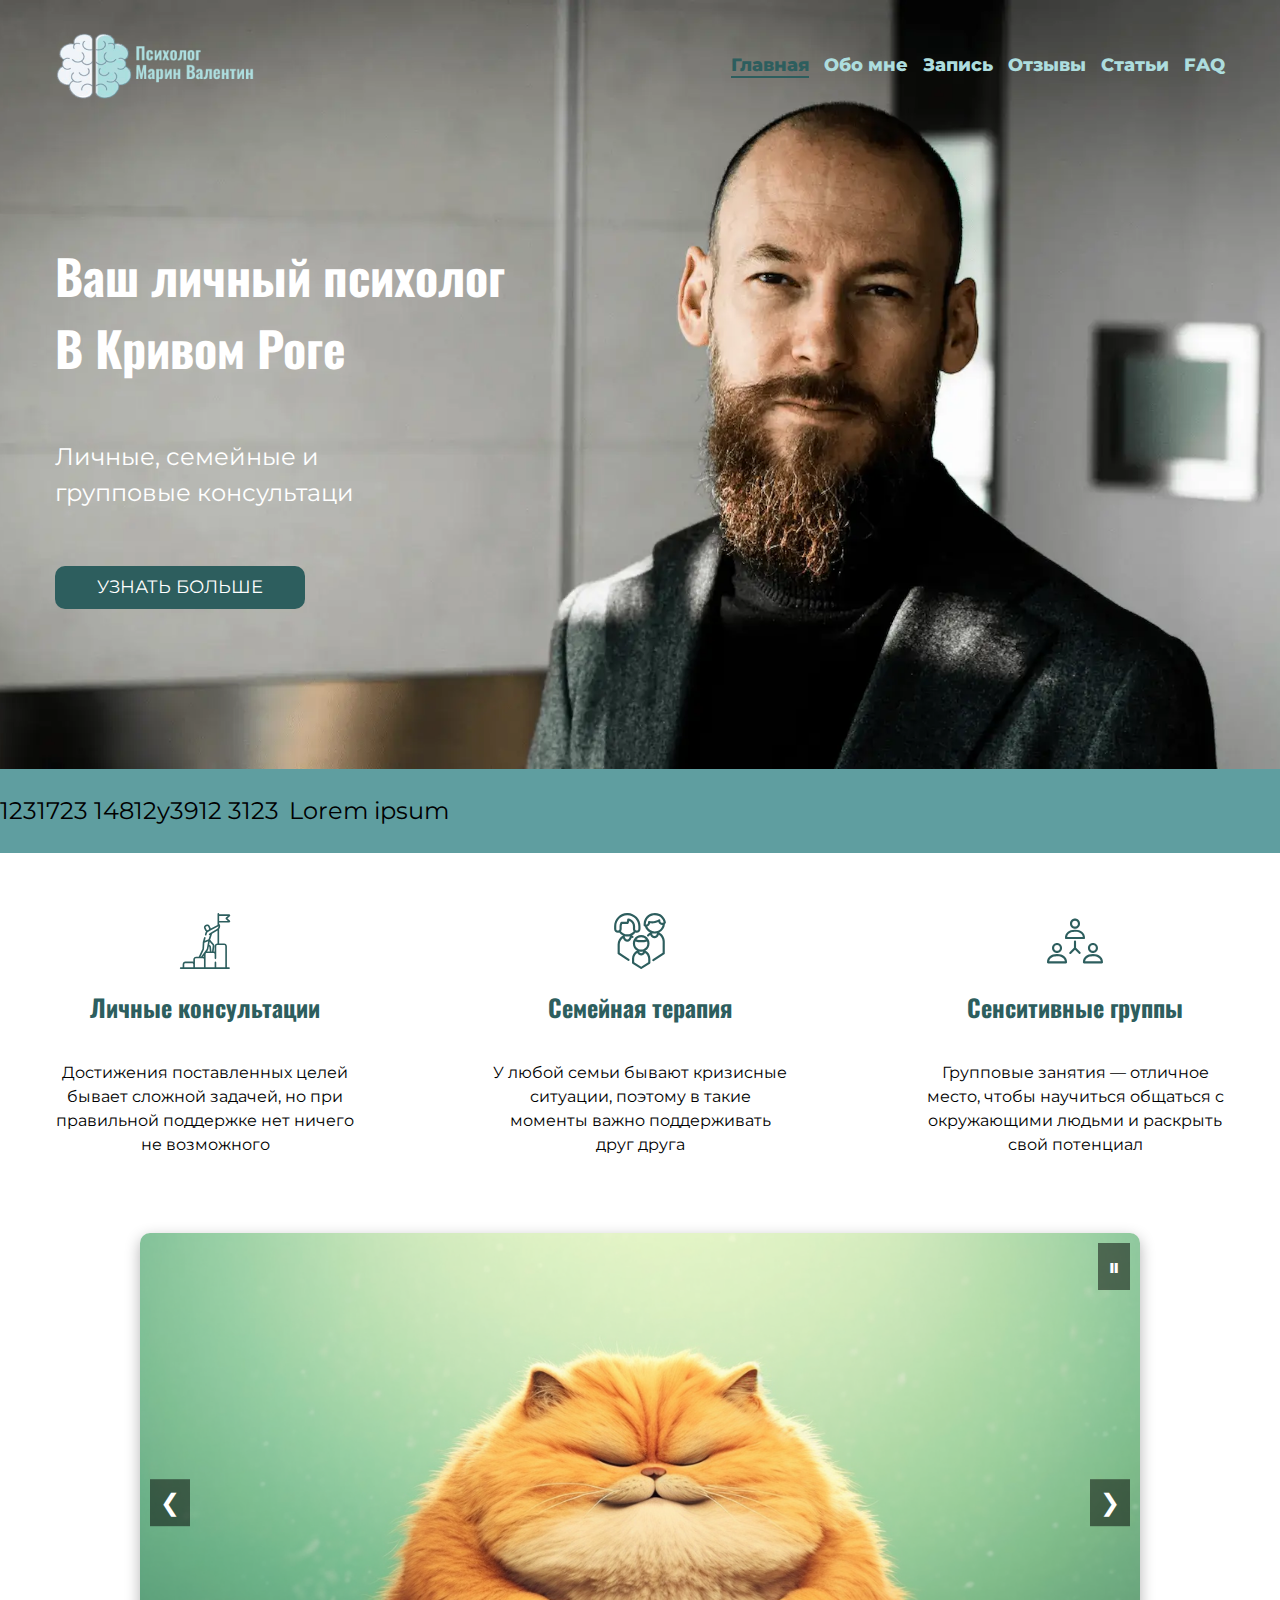
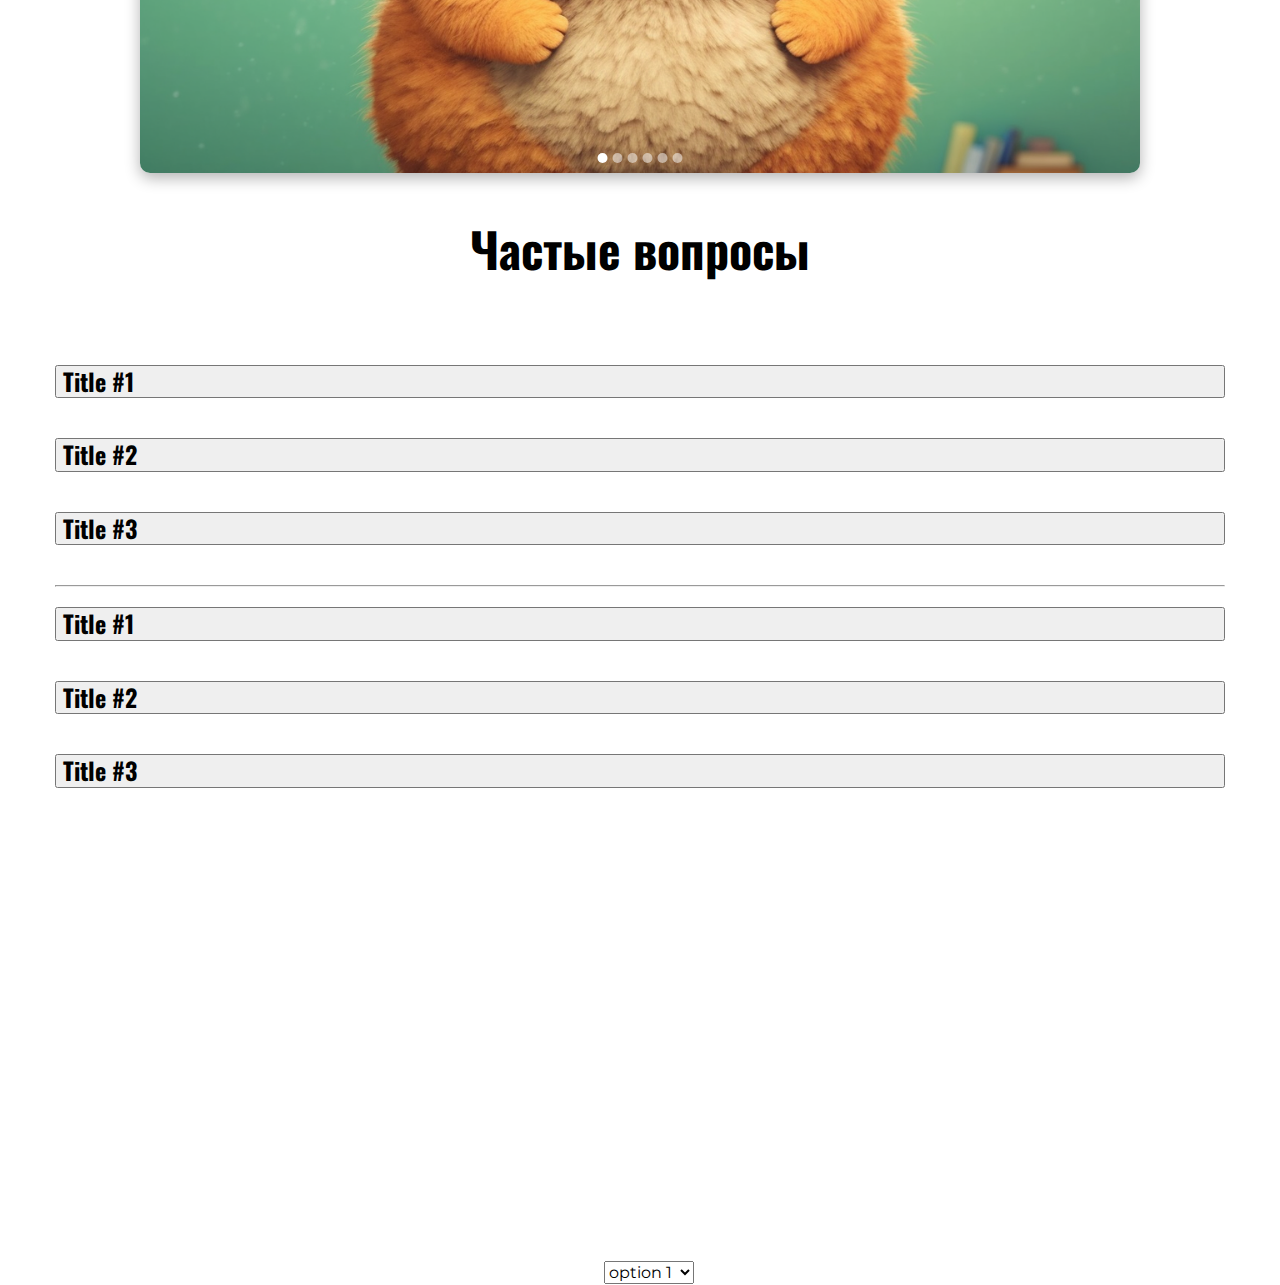
<file: index.html>
<!DOCTYPE html>
<html lang="ru">
<head>
  <meta charset="UTF-8">
  <meta content="width=device-width, initial-scale=1.0, maximum-scale=5.0, minimum-scale=1.0"
        name="viewport">
  <meta content="ie=edge" http-equiv="X-UA-Compatible">
  <title>Marin</title>
  <link href="css/style.css" rel="stylesheet">
  <style>
      .offer {
          background: url("img/offer-bg.webp") center top/cover no-repeat #989892
      }
  </style>
</head>
<body>
<header class="center header" id="header">
  <a class="logo" href="#">
    <img alt="Валентин Марин" src="img/logo.png" width="200">
  </a>
  <nav class="nav">
    <input class="visually-hidden" id="nav-checkbox" type="checkbox">

    <ul class="nav__list">
      <li class="nav__item"><a class="nav__link --active "
                               href="#">Главная</a></li>
      <li class="nav__item"><a class="nav__link " href="#about">Обо мне</a>
      </li>
      <li class="nav__item"><a class="nav__link " href="#">Запись</a></li>
      <li class="nav__item"><a class="nav__link " href="#">Отзывы</a></li>
      <li class="nav__item"><a class="nav__link " href="#">Статьи</a></li>
      <li class="nav__item"><a class="nav__link " href="#">FAQ</a></li>
    </ul>

    <label class="nav__toggler" for="nav-checkbox">
      <span class="nav__toggler-line"></span><span class="nav__toggler-line"></span><span
        class="nav__toggler-line"></span>
    </label>
  </nav>

</header>
<main>
  <section class="offer center ">

    <h1 class="offer__title">
      Ваш личный психолог
      В Кривом Роге
    </h1>
    <p class="offer__desc ">
      Личные, семейные и
      групповые консультаци
    </p>
    <a class="btn btn-primary w-100" href="#about">
      УЗНАТЬ БОЛЬШЕ
    </a>
  </section>

  <section class="running-row" id="row">
    <div class="running-row__inner">
      <p>
        1231723 14812y3912 3123
      </p>
      <p>
        Lorem ipsum
      </p>
    </div>
  </section>
  
  <span id="header-anchor"></span>

  <section class="services center">
    <article class="services__item">
      <svg class="services__icon" height="56" width="56">
        <use xlink:href="img/services-sprite.svg#goal"></use>
      </svg>
      <h2 class="services__name">Личные консультации</h2>
      <p class="services__desc">Достижения поставленных целей
        бывает сложной задачей, но при правильной поддержке нет ничего не возможного</p>
    </article>
    <article class="services__item ">
      <svg class="services__icon" height="56" width="56">
        <use xlink:href="img/services-sprite.svg#family-room"></use>
      </svg>
      <h2 class="services__name ">Семейная терапия</h2>
      <p class="services__desc">У любой семьи бывают кризисные ситуации, поэтому в такие моменты важно поддерживать
        друг
        друга</p>
    </article>
    <article class="services__item">

      <svg class="services__icon" height="56" width="56">
        <use xlink:href="img/services-sprite.svg#network"></use>
      </svg>
      <h2 class="services__name">Сенситивные группы</h2>
      <p class="services__desc">Групповые занятия — отличное место, чтобы научиться общаться с окружающими людьми и
        раскрыть свой потенциал</p>
    </article>
  </section>

  <!--TODO: add slider here-->
  <div class="slider">
    <div class="slides">
      <div class="slide active">
        <img src="img/slider/1.png" alt="Photo 1">
      </div>
      <div class="slide">
        <img src="img/slider/2.png" alt="Photo 2">
      </div>
      <div class="slide">
        <img src="img/slider/3.png" alt="Photo 3">
      </div>
      <div class="slide">
        <img src="img/slider/4.png" alt="Photo 4">
      </div>
      <div class="slide">
        <img src="img/slider/5.png" alt="Photo 5">
      </div>
    </div>
    <button class="control prev">❮</button>
    <button class="control next">❯</button>
    <div class="indicators">
      <span class="indicator active" data-slide="0"></span>
      <span class="indicator" data-slide="1"></span>
      <span class="indicator" data-slide="2"></span>
      <span class="indicator" data-slide="3"></span>
      <span class="indicator" data-slide="4"></span>
      <span class="indicator" data-slide="5"></span>
    </div>
    <button class="pause-play">⏸</button>
  </div>

  <section class="faq center" id="faq">
      <h2 class="faq__title">
        Частые вопросы
      </h2>

      <div class="faq__list" id="list-one">
        <div data-dropdown-item class="faq__item">
          <h2 class="faq__question">
            <button class="faq__label">
              Title #1
            </button>
          </h2>
          <div class="faq__answer" data-dropdown-wrapper>
            <div class="faq__answer-content"  data-dropdown-content>
              <p>
                Lorem ipsum dolor sit amet, consectetur adipisicing elit. Aliquid eveniet excepturi officiis perferendis reprehenderit temporibus.
              </p>
              <p>
                Lorem ipsum dolor sit amet, consectetur adipisicing elit. Adipisci, soluta?
              </p>
              <p>
                Lorem ipsum dolor sit amet, consectetur adipisicing elit. At maxime molestias officia veritatis vitae? Dicta incidunt inventore ipsam ratione repellat sit. Aut quaerat quibusdam rem?
              </p>
            </div>
          </div>
        </div>
        <div data-dropdown-item class="faq__item">
          <h2 class="faq__question">
            <button class="faq__label">
              Title #2
            </button>
          </h2>
          <div class="faq__answer" data-dropdown-wrapper>
            <div class="faq__answer-content" data-dropdown-content>
              <p>
                Lorem ipsum dolor sit amet, consectetur adipisicing elit. Aliquid eveniet excepturi officiis perferendis reprehenderit temporibus.
              </p>
              <p>
                Lorem ipsum dolor sit amet, consectetur adipisicing elit. Adipisci, soluta?
              </p>
            </div>
          </div>
        </div>
        <div data-dropdown-item class="faq__item">
          <h2 class="faq__question">
            <button class="faq__label">
              Title #3
            </button>
          </h2>
          <div class="faq__answer" data-dropdown-wrapper>
            <div class="faq__answer-content" data-dropdown-content>
              <p>
                Lorem ipsum dolor sit amet, consectetur adipisicing elit. Aliquid eveniet excepturi officiis perferendis reprehenderit temporibus.
              </p>
              <p>
                Lorem ipsum dolor sit amet, consectetur adipisicing elit. Adipisci, soluta?
              </p>
            </div>
          </div>
        </div>
      </div>
      <hr>
      <div class="faq__list" id="list-two">
        <div class="faq__item" data-dropdown-item>
          <h2 class="faq__question">
            <button class="faq__label">
              Title #1
            </button>
          </h2>
          <div class="faq__answer" data-dropdown-wrapper>
            <div class="faq__answer-content"  data-dropdown-content>
              <p>
                Lorem ipsum dolor sit amet, consectetur adipisicing elit. Aliquid eveniet excepturi officiis perferendis reprehenderit temporibus.
              </p>
              <p>
                Lorem ipsum dolor sit amet, consectetur adipisicing elit. Adipisci, soluta?
              </p>
            </div>
          </div>
        </div>
        <div class="faq__item" data-dropdown-item>
          <h2 class="faq__question">
            <button class="faq__label">
              Title #2
            </button>
          </h2>
          <div class="faq__answer" data-dropdown-wrapper>
            <div class="faq__answer-content" data-dropdown-content>
              <p>
                Lorem ipsum dolor sit amet, consectetur adipisicing elit. Aliquid eveniet excepturi officiis perferendis reprehenderit temporibus.
              </p>
              <p>
                Lorem ipsum dolor sit amet, consectetur adipisicing elit. Adipisci, soluta?
              </p>
            </div>
          </div>
        </div>
        <div class="faq__item" data-dropdown-item>
          <h2 class="faq__question">
            <button class="faq__label">
              Title #3
            </button>
          </h2>
          <div class="faq__answer" data-dropdown-wrapper>
            <div class="faq__answer-content"  data-dropdown-content>
              <p>
                Lorem ipsum dolor sit amet, consectetur adipisicing elit. Aliquid eveniet excepturi officiis perferendis reprehenderit temporibus.
              </p>
              <p>
                Lorem ipsum dolor sit amet, consectetur adipisicing elit. Adipisci, soluta?
              </p>
            </div>
          </div>
        </div>
      </div>
  </section>

  <iframe
      allowfullscreen=""
      height="450" loading="lazy" referrerpolicy="no-referrer-when-downgrade"
      src="https://www.google.com/maps/embed?pb=!1m18!1m12!1m3!1d325895.2049234173!2d30.34109644417202!3d50.34685549972486!2m3!1f0!2f0!3f0!3m2!1i1024!2i768!4f13.1!3m3!1m2!1s0x40d4cf4ee15a4505%3A0x764931d2170146fe!2z0JrQuNGX0LIsINCj0LrRgNCw0ZfQvdCwLCAwMjAwMA!5e0!3m2!1suk!2sro!4v1720715278173!5m2!1suk!2sro"
      style="border:0;"
      width="600"></iframe>

  <select id="" name="">
    <option value="1">option 1</option>
    <option value="1">option 2</option>
    <option value="1">option 3</option>
    <option value="1">option 4</option>
    <option value="1">option 5</option>
  </select>

</main>


<script type="module" src="js/main.js"></script>
</body>
</html>
</file>
<file: css/style.css>
/*! normalize.css v8.0.1 | MIT License | github.com/necolas/normalize.css */
/* Document
   ========================================================================== */
/**
 * 1. Correct the line height in all browsers.
 * 2. Prevent adjustments of font size after orientation changes in iOS.
 */
html {
  line-height: 1.15; /* 1 */
  -webkit-text-size-adjust: 100%; /* 2 */
}

/* Sections
   ========================================================================== */
/**
 * Remove the margin in all browsers.
 */
body {
  margin: 0;
}

/**
 * Render the `main` element consistently in IE.
 */
main {
  display: block;
}

/**
 * Correct the font size and margin on `h1` elements within `section` and
 * `article` contexts in Chrome, Firefox, and Safari.
 */
h1 {
  font-size: 2em;
  margin: 0.67em 0;
}

/* Grouping content
   ========================================================================== */
/**
 * 1. Add the correct box sizing in Firefox.
 * 2. Show the overflow in Edge and IE.
 */
hr {
  -webkit-box-sizing: content-box;
          box-sizing: content-box; /* 1 */
  height: 0; /* 1 */
  overflow: visible; /* 2 */
}

/**
 * 1. Correct the inheritance and scaling of font size in all browsers.
 * 2. Correct the odd `em` font sizing in all browsers.
 */
pre {
  font-family: monospace, monospace; /* 1 */
  font-size: 1em; /* 2 */
}

/* Text-level semantics
   ========================================================================== */
/**
 * Remove the gray background on active links in IE 10.
 */
a {
  background-color: transparent;
}

/**
 * 1. Remove the bottom border in Chrome 57-
 * 2. Add the correct text decoration in Chrome, Edge, IE, Opera, and Safari.
 */
abbr[title] {
  border-bottom: none; /* 1 */
  text-decoration: underline; /* 2 */
  -webkit-text-decoration: underline dotted;
          text-decoration: underline dotted; /* 2 */
}

/**
 * Add the correct font weight in Chrome, Edge, and Safari.
 */
b,
strong {
  font-weight: bolder;
}

/**
 * 1. Correct the inheritance and scaling of font size in all browsers.
 * 2. Correct the odd `em` font sizing in all browsers.
 */
code,
kbd,
samp {
  font-family: monospace, monospace; /* 1 */
  font-size: 1em; /* 2 */
}

/**
 * Add the correct font size in all browsers.
 */
small {
  font-size: 80%;
}

/**
 * Prevent `sub` and `sup` elements from affecting the line height in
 * all browsers.
 */
sub,
sup {
  font-size: 75%;
  line-height: 0;
  position: relative;
  vertical-align: baseline;
}

sub {
  bottom: -0.25em;
}

sup {
  top: -0.5em;
}

/* Embedded content
   ========================================================================== */
/**
 * Remove the border on images inside links in IE 10.
 */
img {
  border-style: none;
}

/* Forms
   ========================================================================== */
/**
 * 1. Change the font styles in all browsers.
 * 2. Remove the margin in Firefox and Safari.
 */
button,
input,
optgroup,
select,
textarea {
  font-family: inherit; /* 1 */
  font-size: 100%; /* 1 */
  line-height: 1.15; /* 1 */
  margin: 0; /* 2 */
}

/**
 * Show the overflow in IE.
 * 1. Show the overflow in Edge.
 */
button,
input { /* 1 */
  overflow: visible;
}

/**
 * Remove the inheritance of text transform in Edge, Firefox, and IE.
 * 1. Remove the inheritance of text transform in Firefox.
 */
button,
select { /* 1 */
  text-transform: none;
}

/**
 * Correct the inability to style clickable types in iOS and Safari.
 */
button,
[type=button],
[type=reset],
[type=submit] {
  -webkit-appearance: button;
}

/**
 * Remove the inner border and padding in Firefox.
 */
button::-moz-focus-inner,
[type=button]::-moz-focus-inner,
[type=reset]::-moz-focus-inner,
[type=submit]::-moz-focus-inner {
  border-style: none;
  padding: 0;
}

/**
 * Restore the focus styles unset by the previous rule.
 */
button:-moz-focusring,
[type=button]:-moz-focusring,
[type=reset]:-moz-focusring,
[type=submit]:-moz-focusring {
  outline: 1px dotted ButtonText;
}

/**
 * Correct the padding in Firefox.
 */
fieldset {
  padding: 0.35em 0.75em 0.625em;
}

/**
 * 1. Correct the text wrapping in Edge and IE.
 * 2. Correct the color inheritance from `fieldset` elements in IE.
 * 3. Remove the padding so developers are not caught out when they zero out
 *    `fieldset` elements in all browsers.
 */
legend {
  -webkit-box-sizing: border-box;
          box-sizing: border-box; /* 1 */
  color: inherit; /* 2 */
  display: table; /* 1 */
  max-width: 100%; /* 1 */
  padding: 0; /* 3 */
  white-space: normal; /* 1 */
}

/**
 * Add the correct vertical alignment in Chrome, Firefox, and Opera.
 */
progress {
  vertical-align: baseline;
}

/**
 * Remove the default vertical scrollbar in IE 10+.
 */
textarea {
  overflow: auto;
}

/**
 * 1. Add the correct box sizing in IE 10.
 * 2. Remove the padding in IE 10.
 */
[type=checkbox],
[type=radio] {
  -webkit-box-sizing: border-box;
          box-sizing: border-box; /* 1 */
  padding: 0; /* 2 */
}

/**
 * Correct the cursor style of increment and decrement buttons in Chrome.
 */
[type=number]::-webkit-inner-spin-button,
[type=number]::-webkit-outer-spin-button {
  height: auto;
}

/**
 * 1. Correct the odd appearance in Chrome and Safari.
 * 2. Correct the outline style in Safari.
 */
[type=search] {
  -webkit-appearance: textfield; /* 1 */
  outline-offset: -2px; /* 2 */
}

/**
 * Remove the inner padding in Chrome and Safari on macOS.
 */
[type=search]::-webkit-search-decoration {
  -webkit-appearance: none;
}

/**
 * 1. Correct the inability to style clickable types in iOS and Safari.
 * 2. Change font properties to `inherit` in Safari.
 */
::-webkit-file-upload-button {
  -webkit-appearance: button; /* 1 */
  font: inherit; /* 2 */
}

/* Interactive
   ========================================================================== */
/*
 * Add the correct display in Edge, IE 10+, and Firefox.
 */
details {
  display: block;
}

/*
 * Add the correct display in all browsers.
 */
summary {
  display: list-item;
}

/* Misc
   ========================================================================== */
/**
 * Add the correct display in IE 10+.
 */
template {
  display: none;
}

/**
 * Add the correct display in IE 10.
 */
[hidden] {
  display: none;
}

@font-face {
  font-family: "Oswald";
  src: url("../fonts/Oswald/Oswald-ExtraLight.woff2") format("woff2"), url("../fonts/Oswald/Oswald-ExtraLight.woff") format("woff");
  font-weight: 200;
  font-style: normal;
  font-display: swap;
}
@font-face {
  font-family: "Oswald";
  src: url("../fonts/Oswald/Oswald-Bold.woff2") format("woff2"), url("../fonts/Oswald/Oswald-Bold.woff") format("woff");
  font-weight: bold;
  font-style: normal;
  font-display: swap;
}
@font-face {
  font-family: "Oswald";
  src: url("../fonts/Oswald/Oswald-Light.woff2") format("woff2"), url("../fonts/Oswald/Oswald-Light.woff") format("woff");
  font-weight: 300;
  font-style: normal;
  font-display: swap;
}
@font-face {
  font-family: "Oswald";
  src: url("../fonts/Oswald/Oswald-SemiBold.woff2") format("woff2"), url("../fonts/Oswald/Oswald-SemiBold.woff") format("woff");
  font-weight: 600;
  font-style: normal;
  font-display: swap;
}
@font-face {
  font-family: "Oswald";
  src: url("../fonts/Oswald/Oswald-Regular.woff2") format("woff2"), url("../fonts/Oswald/Oswald-Regular.woff") format("woff");
  font-weight: normal;
  font-style: normal;
  font-display: swap;
}
@font-face {
  font-family: "Oswald";
  src: url("../fonts/Oswald/Oswald-Medium.woff2") format("woff2"), url("../fonts/Oswald/Oswald-Medium.woff") format("woff");
  font-weight: 500;
  font-style: normal;
  font-display: swap;
}
@font-face {
  font-family: "Montserrat";
  src: url("../fonts/Montserrat/Montserrat-Regular.woff2") format("woff2"), url("../fonts/Montserrat/Montserrat-Regular.woff") format("woff");
  font-weight: normal;
  font-style: normal;
  font-display: swap;
}
@font-face {
  font-family: "Montserrat";
  src: url("../fonts/Montserrat/Montserrat-ExtraLightItalic.woff2") format("woff2"), url("../fonts/Montserrat/Montserrat-ExtraLightItalic.woff") format("woff");
  font-weight: 200;
  font-style: italic;
  font-display: swap;
}
@font-face {
  font-family: "Montserrat";
  src: url("../fonts/Montserrat/Montserrat-Light.woff2") format("woff2"), url("../fonts/Montserrat/Montserrat-Light.woff") format("woff");
  font-weight: 300;
  font-style: normal;
  font-display: swap;
}
@font-face {
  font-family: "Montserrat";
  src: url("../fonts/Montserrat/Montserrat-LightItalic.woff2") format("woff2"), url("../fonts/Montserrat/Montserrat-LightItalic.woff") format("woff");
  font-weight: 300;
  font-style: italic;
  font-display: swap;
}
@font-face {
  font-family: "Montserrat";
  src: url("../fonts/Montserrat/Montserrat-ExtraBoldItalic.woff2") format("woff2"), url("../fonts/Montserrat/Montserrat-ExtraBoldItalic.woff") format("woff");
  font-weight: bold;
  font-style: italic;
  font-display: swap;
}
@font-face {
  font-family: "Montserrat";
  src: url("../fonts/Montserrat/Montserrat-ExtraLight.woff2") format("woff2"), url("../fonts/Montserrat/Montserrat-ExtraLight.woff") format("woff");
  font-weight: 200;
  font-style: normal;
  font-display: swap;
}
@font-face {
  font-family: "Montserrat";
  src: url("../fonts/Montserrat/Montserrat-Black.woff2") format("woff2"), url("../fonts/Montserrat/Montserrat-Black.woff") format("woff");
  font-weight: 900;
  font-style: normal;
  font-display: swap;
}
@font-face {
  font-family: "Montserrat";
  src: url("../fonts/Montserrat/Montserrat-BoldItalic.woff2") format("woff2"), url("../fonts/Montserrat/Montserrat-BoldItalic.woff") format("woff");
  font-weight: bold;
  font-style: italic;
  font-display: swap;
}
@font-face {
  font-family: "Montserrat";
  src: url("../fonts/Montserrat/Montserrat-Medium.woff2") format("woff2"), url("../fonts/Montserrat/Montserrat-Medium.woff") format("woff");
  font-weight: 500;
  font-style: normal;
  font-display: swap;
}
@font-face {
  font-family: "Montserrat";
  src: url("../fonts/Montserrat/Montserrat-MediumItalic.woff2") format("woff2"), url("../fonts/Montserrat/Montserrat-MediumItalic.woff") format("woff");
  font-weight: 500;
  font-style: italic;
  font-display: swap;
}
@font-face {
  font-family: "Montserrat";
  src: url("../fonts/Montserrat/Montserrat-Bold.woff2") format("woff2"), url("../fonts/Montserrat/Montserrat-Bold.woff") format("woff");
  font-weight: bold;
  font-style: normal;
  font-display: swap;
}
@font-face {
  font-family: "Montserrat";
  src: url("../fonts/Montserrat/Montserrat-ExtraBold.woff2") format("woff2"), url("../fonts/Montserrat/Montserrat-ExtraBold.woff") format("woff");
  font-weight: bold;
  font-style: normal;
  font-display: swap;
}
@font-face {
  font-family: "Montserrat";
  src: url("../fonts/Montserrat/Montserrat-Italic.woff2") format("woff2"), url("../fonts/Montserrat/Montserrat-Italic.woff") format("woff");
  font-weight: normal;
  font-style: italic;
  font-display: swap;
}
@font-face {
  font-family: "Montserrat";
  src: url("../fonts/Montserrat/Montserrat-SemiBold.woff2") format("woff2"), url("../fonts/Montserrat/Montserrat-SemiBold.woff") format("woff");
  font-weight: 600;
  font-style: normal;
  font-display: swap;
}
@font-face {
  font-family: "Montserrat";
  src: url("../fonts/Montserrat/Montserrat-BlackItalic.woff2") format("woff2"), url("../fonts/Montserrat/Montserrat-BlackItalic.woff") format("woff");
  font-weight: 900;
  font-style: italic;
  font-display: swap;
}
@font-face {
  font-family: "Montserrat";
  src: url("../fonts/Montserrat/Montserrat-ThinItalic.woff2") format("woff2"), url("../fonts/Montserrat/Montserrat-ThinItalic.woff") format("woff");
  font-weight: 100;
  font-style: italic;
  font-display: swap;
}
@font-face {
  font-family: "Montserrat";
  src: url("../fonts/Montserrat/Montserrat-Thin.woff2") format("woff2"), url("../fonts/Montserrat/Montserrat-Thin.woff") format("woff");
  font-weight: 100;
  font-style: normal;
  font-display: swap;
}
@font-face {
  font-family: "Montserrat";
  src: url("../fonts/Montserrat/Montserrat-SemiBoldItalic.woff2") format("woff2"), url("../fonts/Montserrat/Montserrat-SemiBoldItalic.woff") format("woff");
  font-weight: 600;
  font-style: italic;
  font-display: swap;
}
:root {
  --color-white: #fff;
  --color-black: #000;
  --color-main: #2D5E5E;
  --color-dark: #4A5E5E;
  --color-light: #ADDDDE;
}

body {
  font-family: "Montserrat", sans-serif;
  line-height: 1.5;
}

h1, h2, h3, h4, h5, h6 {
  font-family: "Oswald", sans-serif;
}

.center {
  padding: 0 calc(50vw - 585px);
}
@media screen and (max-width: 1250px) {
  .center {
    padding-left: calc(50vw - 500px);
    padding-right: calc(50vw - 500px);
  }
}
@media screen and (max-width: 1050px) {
  .center {
    padding-left: calc(50vw - 400px);
    padding-right: calc(50vw - 400px);
  }
}
@media screen and (max-width: 850px) {
  .center {
    padding-left: calc(50vw - 360px);
    padding-right: calc(50vw - 360px);
  }
}
@media screen and (max-width: 750px) {
  .center {
    padding-left: calc(50vw - 300px);
    padding-right: calc(50vw - 300px);
  }
}

.visually-hidden {
  position: absolute;
  width: 1px;
  height: 1px;
  margin: -1px;
  border: 0;
  padding: 0;
  white-space: nowrap;
  clip-path: inset(100%);
  clip: rect(0 0 0 0);
  overflow: hidden;
}

img {
  max-width: 100%;
  display: block;
}

.slider {
  position: relative;
  width: 90%;
  max-width: 1000px;
  height: 60vh;
  overflow: hidden;
  border-radius: 10px;
  -webkit-box-shadow: 0 5px 15px rgba(0, 0, 0, 0.3);
          box-shadow: 0 5px 15px rgba(0, 0, 0, 0.3);
  margin: 0 auto;
  top: 50%;
}

.slides {
  display: -webkit-box;
  display: -ms-flexbox;
  display: flex;
  -webkit-transition: -webkit-transform 0.5s ease-in-out;
  transition: -webkit-transform 0.5s ease-in-out;
  transition: transform 0.5s ease-in-out;
  transition: transform 0.5s ease-in-out, -webkit-transform 0.5s ease-in-out;
}

.slide {
  min-width: 100%;
  height: 100%;
  display: -webkit-box;
  display: -ms-flexbox;
  display: flex;
  -webkit-box-pack: center;
      -ms-flex-pack: center;
          justify-content: center;
  -webkit-box-align: center;
      -ms-flex-align: center;
          align-items: center;
  overflow: hidden;
}

.slide img {
  width: 100%;
  height: 100%;
  -o-object-fit: cover;
     object-fit: cover;
}

.control {
  position: absolute;
  top: 50%;
  -webkit-transform: translateY(-50%);
          transform: translateY(-50%);
  background-color: rgba(0, 0, 0, 0.5);
  color: white;
  border: none;
  padding: 10px;
  cursor: pointer;
  font-size: 1.5em;
  z-index: 1;
}

.prev {
  left: 10px;
}

.next {
  right: 10px;
}

.indicators {
  position: absolute;
  bottom: 10px;
  left: 50%;
  -webkit-transform: translateX(-50%);
          transform: translateX(-50%);
  display: -webkit-box;
  display: -ms-flexbox;
  display: flex;
  gap: 5px;
}

.indicator {
  width: 10px;
  height: 10px;
  background-color: rgba(255, 255, 255, 0.5);
  border-radius: 50%;
  cursor: pointer;
  -webkit-transition: background-color 0.3s;
  transition: background-color 0.3s;
}

.indicator.active {
  background-color: white;
}

.pause-play {
  position: absolute;
  top: 10px;
  right: 10px;
  background-color: rgba(0, 0, 0, 0.5);
  color: white;
  border: none;
  padding: 10px;
  cursor: pointer;
  font-size: 1.5em;
  z-index: 1;
}

@media (max-width: 768px) {
  .slider {
    height: 50vh;
  }
  .control {
    font-size: 1.2em;
    padding: 8px;
  }
  .pause-play {
    font-size: 1.2em;
    padding: 8px;
  }
}
@media (max-width: 480px) {
  .slider {
    height: 40vh;
  }
  .control {
    font-size: 1em;
    padding: 6px;
  }
  .pause-play {
    font-size: 1em;
    padding: 6px;
  }
  .indicators {
    gap: 3px;
  }
  .indicator {
    width: 8px;
    height: 8px;
  }
}
.btn {
  width: 100%;
  max-width: 250px;
  min-height: 40px;
  padding: 8px 16px;
  text-align: center;
  border: none;
  background: var(--color-main);
  color: #fff;
  text-transform: uppercase;
  display: -webkit-box;
  display: -ms-flexbox;
  display: flex;
  -webkit-box-align: center;
      -ms-flex-align: center;
          align-items: center;
  -webkit-box-pack: center;
      -ms-flex-pack: center;
          justify-content: center;
  -webkit-box-sizing: border-box;
          box-sizing: border-box;
  text-decoration: none;
  border-radius: 10px;
  font-size: 18px;
  line-height: 1.5;
  cursor: pointer;
  -webkit-transition: 0.3s;
  transition: 0.3s;
}
.btn:hover, .btn:focus {
  opacity: 0.7;
}
.btn:active {
  opacity: 0.5;
}

.field {
  display: block;
  position: relative;
  width: 100%;
  font-size: 18px;
}
.field__input {
  display: block;
  width: 100%;
  padding: 9px 20px;
  border: 1px solid #000;
  border-radius: 10px;
  -webkit-box-sizing: border-box;
          box-sizing: border-box;
}
.field__placeholder {
  position: absolute;
  left: 20px;
  top: 8px;
  -webkit-transition: 0.3s;
  transition: 0.3s;
}
.field:focus-within .field__placeholder, .field--filled .field__placeholder {
  top: 0;
  translate: 0 -100%;
  font-size: 12px;
}
.field__error {
  color: #ff0000;
  font-size: 12px;
  position: absolute;
  bottom: 0;
  left: 20px;
  opacity: 0;
  pointer-events: none;
  -webkit-transition: 0.3s;
  transition: 0.3s;
}
.field--error .field__input {
  border-color: #ff0000;
}
.field--error .field__error {
  opacity: 1;
  pointer-events: auto;
}
.field:focus-within .field__error {
  opacity: 0;
  pointer-events: none;
}
.field--select .field__input {
  -webkit-appearance: none;
     -moz-appearance: none;
          appearance: none;
  padding-right: 50px;
}
.field--select:before {
  content: "";
  display: block;
  width: 20px;
  height: 20px;
  background: url("../img/sort-down.svg") center/contain no-repeat;
  position: absolute;
  top: 50%;
  right: 20px;
  translate: 0 -50%;
  -webkit-transition: 0.3s;
  transition: 0.3s;
}
.field--select:focus-within:before {
  scale: 1 -1;
}
.field--textarea .field__input {
  resize: none;
  height: 100%;
  min-height: 150px;
}

.checkbox {
  cursor: pointer;
}
.checkbox__label {
  font-size: 12px;
  line-height: 2.5;
  color: var(--color-main);
  position: relative;
  padding-left: 30px;
}
.checkbox__label:before {
  content: "";
  display: block;
  width: 15px;
  height: 15px;
  border: 1px solid var(--color-main);
  background: #fff;
  position: absolute;
  left: 0;
  top: 0;
  -webkit-box-sizing: border-box;
          box-sizing: border-box;
}
.checkbox__label:after {
  content: "";
  display: block;
  width: 11px;
  height: 11px;
  background: url("../img/sort-down.svg") center/contain;
  position: absolute;
  left: 2px;
  top: 2px;
  opacity: 0;
  -webkit-transition: 0.3s;
  transition: 0.3s;
}
.checkbox__input:checked ~ .checkbox__label:after {
  opacity: 1;
}

.social {
  display: -webkit-box;
  display: -ms-flexbox;
  display: flex;
  -ms-flex-wrap: wrap;
      flex-wrap: wrap;
  gap: 20px;
  color: #fff;
  font-weight: 500;
}
.social__link {
  display: -webkit-box;
  display: -ms-flexbox;
  display: flex;
  -webkit-box-align: center;
      -ms-flex-align: center;
          align-items: center;
  gap: 10px;
  -webkit-transition: 0.3s;
  transition: 0.3s;
}
.social__link:hover {
  color: var(--color-light);
}
.social__icon {
  width: 20px;
  height: 20px;
  fill: currentColor;
}
@media screen and (max-width: 1250px) {
  .social__item {
    width: 40%;
  }
}
@media screen and (max-width: 750px) {
  .social {
    display: -ms-grid;
    display: grid;
    -ms-grid-columns: auto auto;
    grid-template-columns: auto auto;
    -webkit-box-pack: center;
        -ms-flex-pack: center;
            justify-content: center;
  }
  .social__item {
    width: auto;
  }
}

.header {
  display: -webkit-box;
  display: -ms-flexbox;
  display: flex;
  -webkit-box-pack: justify;
      -ms-flex-pack: justify;
          justify-content: space-between;
  -webkit-box-align: center;
      -ms-flex-align: center;
          align-items: center;
  position: absolute;
  width: 100%;
  -webkit-box-sizing: border-box;
          box-sizing: border-box;
  padding-top: 30px;
  padding-bottom: 15px;
  z-index: 99;
  -webkit-transition: 0.3s;
  transition: 0.3s;
}
.header--fixed {
  position: fixed;
  width: 100%;
  padding-top: 15px;
  -webkit-backdrop-filter: blur(10px);
          backdrop-filter: blur(10px);
}

.nav {
  display: -webkit-box;
  display: -ms-flexbox;
  display: flex;
  -webkit-box-align: center;
      -ms-flex-align: center;
          align-items: center;
}
.nav__list {
  display: -webkit-box;
  display: -ms-flexbox;
  display: flex;
  gap: 15px;
  list-style: none;
  margin: 0;
  padding: 0;
}
.nav__link {
  font-size: 18px;
  color: var(--color-light);
  text-decoration: none;
  font-weight: 700;
  -webkit-transition: 0.3s;
  transition: 0.3s;
  position: relative;
}
.nav__link:before {
  content: "";
  width: 100%;
  height: 2px;
  background: currentColor;
  position: absolute;
  top: 100%;
  left: 0;
  scale: 0 1;
  -webkit-transition: 0.3s;
  transition: 0.3s;
}
.nav__link:hover {
  opacity: 0.5;
}
.nav__link:hover:before {
  scale: 0.5 1;
}
.nav__link.--active {
  color: var(--color-main);
}
.nav__link.--active:before {
  scale: 1;
}
.nav__checkbox-hidden {
  visibility: hidden;
  opacity: 0;
  scale: 0;
  pointer-events: none;
}
.nav__toggler {
  display: none;
}
@media screen and (max-width: 750px) {
  .nav__toggler {
    display: block;
    position: relative;
    width: 45px;
    height: 30px;
    cursor: pointer;
  }
  .nav__toggler-line {
    display: block;
    position: absolute;
    top: 0;
    left: 0;
    width: 100%;
    height: 2px;
    background: var(--color-light);
    -webkit-transition: 0.5s;
    transition: 0.5s;
  }
  .nav__toggler-line:nth-child(2) {
    top: 50%;
    translate: 0 -50%;
  }
  .nav__toggler-line:nth-child(3) {
    top: 100%;
    translate: 0 -100%;
  }
  .nav__list {
    position: absolute;
    left: 0;
    top: 0;
    width: 100%;
    height: 100vw;
    -webkit-box-orient: vertical;
    -webkit-box-direction: normal;
        -ms-flex-direction: column;
            flex-direction: column;
    -webkit-box-align: center;
        -ms-flex-align: center;
            align-items: center;
    padding: 120px 40px 40px;
    gap: 25px;
    background: var(--color-white);
    -webkit-transition: 0.5s;
    transition: 0.5s;
    translate: 0 -250%;
    -webkit-box-sizing: border-box;
            box-sizing: border-box;
  }
  .nav__checkbox-hidden:checked ~ .nav__toggler .nav__toggler-line {
    top: 50% !important;
    left: 50%;
    translate: -50% -50% !important;
    rotate: 45deg;
  }
  .nav__checkbox-hidden:checked ~ .nav__toggler .nav__toggler-line:nth-child(3) {
    rotate: -225deg;
  }
  .nav__checkbox-hidden:checked ~ .nav__list {
    translate: 0 0;
  }
}

.footer {
  display: -webkit-box;
  display: -ms-flexbox;
  display: flex;
  -webkit-box-align: center;
      -ms-flex-align: center;
          align-items: center;
  gap: 50px;
  padding-top: 60px;
  padding-bottom: 60px;
  background: var(--color-main);
}
@media screen and (max-width: 750px) {
  .footer {
    -webkit-box-orient: vertical;
    -webkit-box-direction: normal;
        -ms-flex-direction: column;
            flex-direction: column;
    -webkit-box-pack: center;
        -ms-flex-pack: center;
            justify-content: center;
  }
}

.logo {
  display: block;
  position: relative;
  z-index: 5;
}
@media screen and (max-width: 850px) {
  .logo {
    max-width: 150px;
  }
}

.offer {
  padding-top: 240px;
  padding-bottom: 260px;
  display: -webkit-box;
  display: -ms-flexbox;
  display: flex;
  -webkit-box-orient: vertical;
  -webkit-box-direction: normal;
      -ms-flex-direction: column;
          flex-direction: column;
  gap: 55px;
  color: var(--color-white);
  background: url("../img/offer-bg.webp") center top/cover no-repeat #989892;
}
.offer__title {
  max-width: 454px;
  font-size: 48px;
  margin: 0;
}
.offer__desc {
  font-size: 24px;
  max-width: 300px;
  margin: 0;
}
@media screen and (max-width: 1450px) {
  .offer {
    padding-bottom: 160px;
  }
}
@media screen and (max-width: 850px) {
  .offer {
    padding-top: 180px;
    padding-bottom: 120px;
    gap: 30px;
  }
  .offer__title {
    max-width: 340px;
    font-size: 36px;
  }
}

.services {
  --color-basic: var(--color-main);
  padding-top: 60px;
  padding-bottom: 60px;
  display: -webkit-box;
  display: -ms-flexbox;
  display: flex;
  -webkit-box-pack: justify;
      -ms-flex-pack: justify;
          justify-content: space-between;
  -webkit-box-align: start;
      -ms-flex-align: start;
          align-items: flex-start;
}
.services__item {
  width: 100%;
  max-width: 300px;
  text-align: center;
  display: -webkit-box;
  display: -ms-flexbox;
  display: flex;
  -webkit-box-orient: vertical;
  -webkit-box-direction: normal;
      -ms-flex-direction: column;
          flex-direction: column;
  -webkit-box-align: center;
      -ms-flex-align: center;
          align-items: center;
}
.services__item:hover {
  --color-basic: var(--color-light);
}
.services__item:hover .services__icon--yellow {
  rotate: 90deg;
  -webkit-transform-origin: center;
          transform-origin: center;
  transform-box: border-box;
}
.services__icon {
  display: block;
  max-width: 100%;
  width: 56px;
  aspect-ratio: 1/1;
  fill: var(--color-basic);
  -webkit-transition: 0.3s;
  transition: 0.3s;
}
.services__name {
  -webkit-transition: 0.3s;
  transition: 0.3s;
  color: var(--color-basic);
}

.contacts {
  display: -webkit-box;
  display: -ms-flexbox;
  display: flex;
  -webkit-box-orient: vertical;
  -webkit-box-direction: normal;
      -ms-flex-direction: column;
          flex-direction: column;
  -webkit-box-align: center;
      -ms-flex-align: center;
          align-items: center;
  gap: 40px;
  padding-top: 60px;
  padding-bottom: 60px;
}
.contacts__title {
  text-align: center;
  font-size: 48px;
  margin: 0 0 10px;
}
.contacts__form {
  -webkit-box-sizing: border-box;
          box-sizing: border-box;
  width: 100%;
  max-width: 800px;
  margin: 0 auto;
  padding: 0 15px;
  display: -ms-grid;
  display: grid;
  -ms-grid-columns: 1fr 30px 1fr;
  grid-template-columns: 1fr 1fr;
  -ms-grid-rows: 1fr 30px 1fr 30px 1fr;
  grid-template-rows: repeat(3, 1fr);
  gap: 30px;
  border: none;
}
.contacts__form > *:nth-child(1) {
  -ms-grid-row: 1;
  -ms-grid-column: 1;
}
.contacts__form > *:nth-child(2) {
  -ms-grid-row: 1;
  -ms-grid-column: 3;
}
.contacts__form > *:nth-child(3) {
  -ms-grid-row: 3;
  -ms-grid-column: 1;
}
.contacts__form > *:nth-child(4) {
  -ms-grid-row: 3;
  -ms-grid-column: 3;
}
.contacts__form > *:nth-child(5) {
  -ms-grid-row: 5;
  -ms-grid-column: 1;
}
.contacts__form > *:nth-child(6) {
  -ms-grid-row: 5;
  -ms-grid-column: 3;
}
.contacts__form--sale {
  -ms-grid-columns: (1fr)[3];
  grid-template-columns: repeat(3, 1fr);
  -ms-grid-rows: unset;
  grid-template-rows: unset;
  max-width: 100%;
}
.contacts__form--sale > *:nth-child(1) {
  -ms-grid-row: 1;
  -ms-grid-column: 1;
}
.contacts__form--sale > *:nth-child(2) {
  -ms-grid-row: 1;
  -ms-grid-column: 2;
}
.contacts__form--sale > *:nth-child(3) {
  -ms-grid-row: 1;
  -ms-grid-column: 3;
}
.contacts__form--sale .btn {
  max-width: 100%;
}
.contacts__form .field--big {
  grid-column: -1/-2;
  grid-row: 1/-1;
}
@media screen and (max-width: 768px) {
  .contacts__form {
    -ms-grid-columns: 1fr;
    grid-template-columns: 1fr;
    -ms-grid-rows: unset;
    grid-template-rows: unset;
  }
  .contacts__form > *:nth-child(1) {
    -ms-grid-row: 1;
    -ms-grid-column: 1;
  }
  .contacts__form .field--big {
    grid-column: auto;
    grid-row: auto;
  }
}

.map {
  position: relative;
  padding-top: 128px;
  padding-bottom: 128px;
}
.map__frame {
  position: absolute;
  left: 0;
  top: 0;
  width: 100%;
  height: 100%;
}
.map__content {
  position: relative;
  z-index: 2;
  background: var(--color-light);
  max-width: 477px;
  margin-left: auto;
  padding: 30px;
  -webkit-box-sizing: border-box;
          box-sizing: border-box;
}

.faq__title {
  font-size: 48px;
  text-align: center;
  margin-bottom: 80px;
}
.faq__item {
  margin-bottom: 20px;
}
.faq__label {
  display: -webkit-box;
  display: -ms-flexbox;
  display: flex;
  -webkit-box-align: center;
      -ms-flex-align: center;
          align-items: center;
  gap: 15px;
  list-style: none;
  font-size: 24px;
  font-weight: 700;
  cursor: pointer;
  -webkit-transition: 0.3s;
  transition: 0.3s;
  width: 100%;
}
.faq__label::-webkit-details-marker, .faq__label::marker {
  display: none;
}
.faq__label svg {
  fill: #000;
  -webkit-transition: 0.3s;
  transition: 0.3s;
}
.faq__item[open] .faq__label {
  color: var(--color-main);
}
.faq__item[open] .faq__label svg {
  fill: var(--color-main);
  rotate: 45deg;
}
.faq__content {
  scale: 1 0;
  -webkit-transition: 0.3s;
  transition: 0.3s;
  -webkit-transform-origin: top left;
          transform-origin: top left;
  max-height: 0;
  padding-bottom: 20px;
}
.faq__answer {
  height: 0;
  overflow: hidden;
  -webkit-transition: 0.3s;
  transition: 0.3s;
}
.faq__answer *:first-child {
  margin-top: 0;
}
.faq__answer *:last-child {
  margin-bottom: 0;
}
.faq__item[open] + .faq__content {
  scale: 1 1;
  max-height: 243px;
}

.running-row {
  background: cadetblue;
  font-size: 24px;
  margin: 0;
  overflow: hidden;
  white-space: nowrap;
}
.running-row__inner {
  display: -webkit-box;
  display: -ms-flexbox;
  display: flex;
  gap: 10px;
}
</file>
